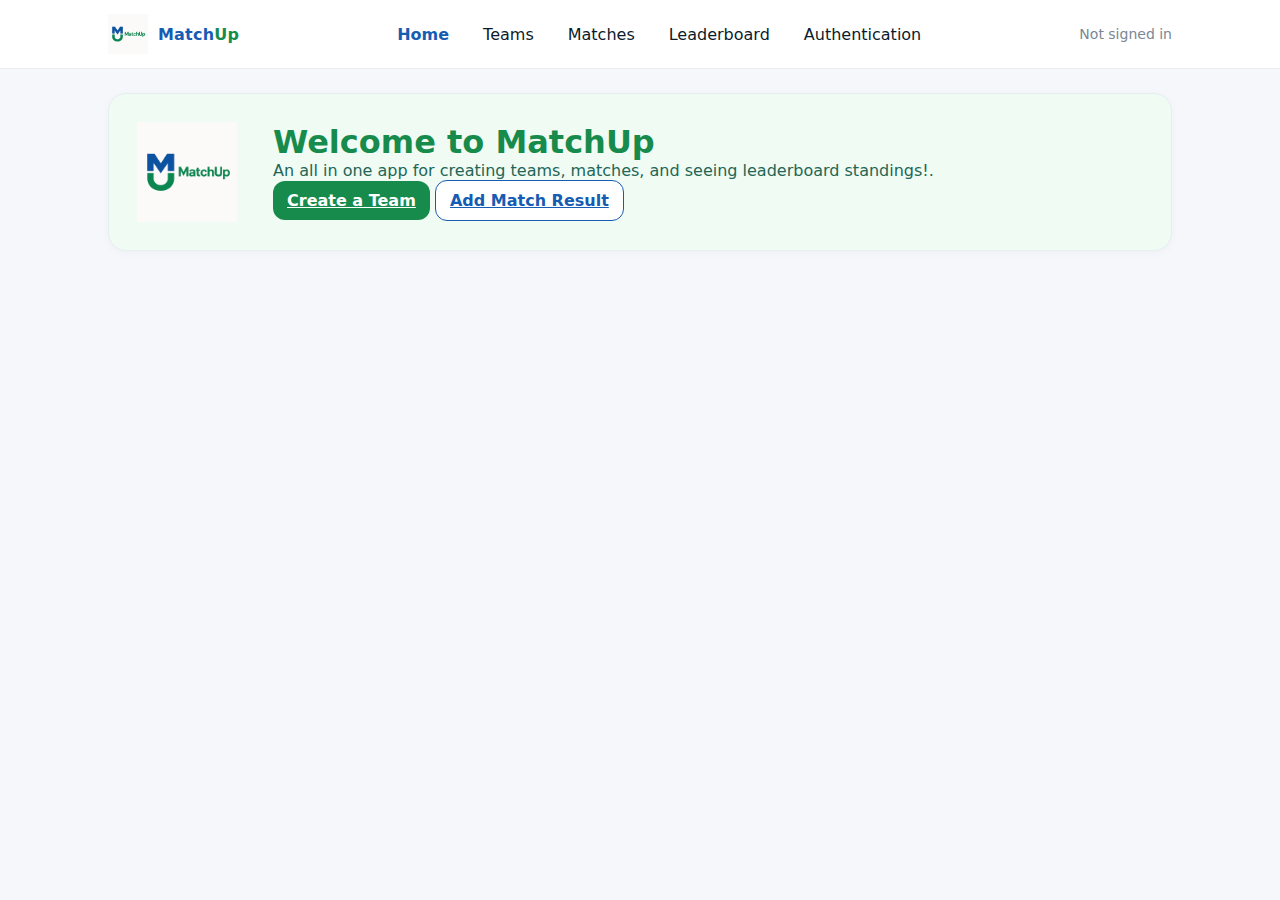
<file: frontend/index.html>
<!DOCTYPE html>
<html lang="en">
<head>
  <meta charset="utf-8">
  <meta name="viewport" content="width=device-width, initial-scale=1">
  <title>MatchUp • Home</title>
  <link rel="stylesheet" href="static/css/style.css">
</head>
<body>
  <!-- Shared header -->
  <header class="header">
    <nav class="nav">
      <a class="brand" href="index.html">
        <img src="static/img/logo.png" alt="MatchUp logo">
        <div class="title">Match<span>Up</span></div>
      </a>
      <div class="menu">
        <a class="active" href="index.html">Home</a>
        <a href="teams.html">Teams</a>
        <a href="matches.html">Matches</a>
        <a href="leaderboard.html">Leaderboard</a>
        <a href="auth.html">Authentication</a>
      </div>
      <div class="auth-badge" id="authBadge">Not signed in</div>
    </nav>
  </header>
  <div id="toast" class="toast"></div>

  <main class="container">
    <div class="card hero">
      <img src="static/img/logo.png" alt="MatchUp logo">
      <div>
        <h1>Welcome to MatchUp</h1>
        <p> An all in one app for creating teams, matches, and seeing leaderboard standings!.</p>
        <p>
          <a class="btn btn-primary" href="teams.html">Create a Team</a>
          <a class="btn btn-outline" href="matches.html">Add Match Result</a>
        </p>
      </div>
    </div>
  </main>

  <script src="static/js/config.js"></script>
  <script src="static/js/utils.js"></script>
</body>
</html>
</file>
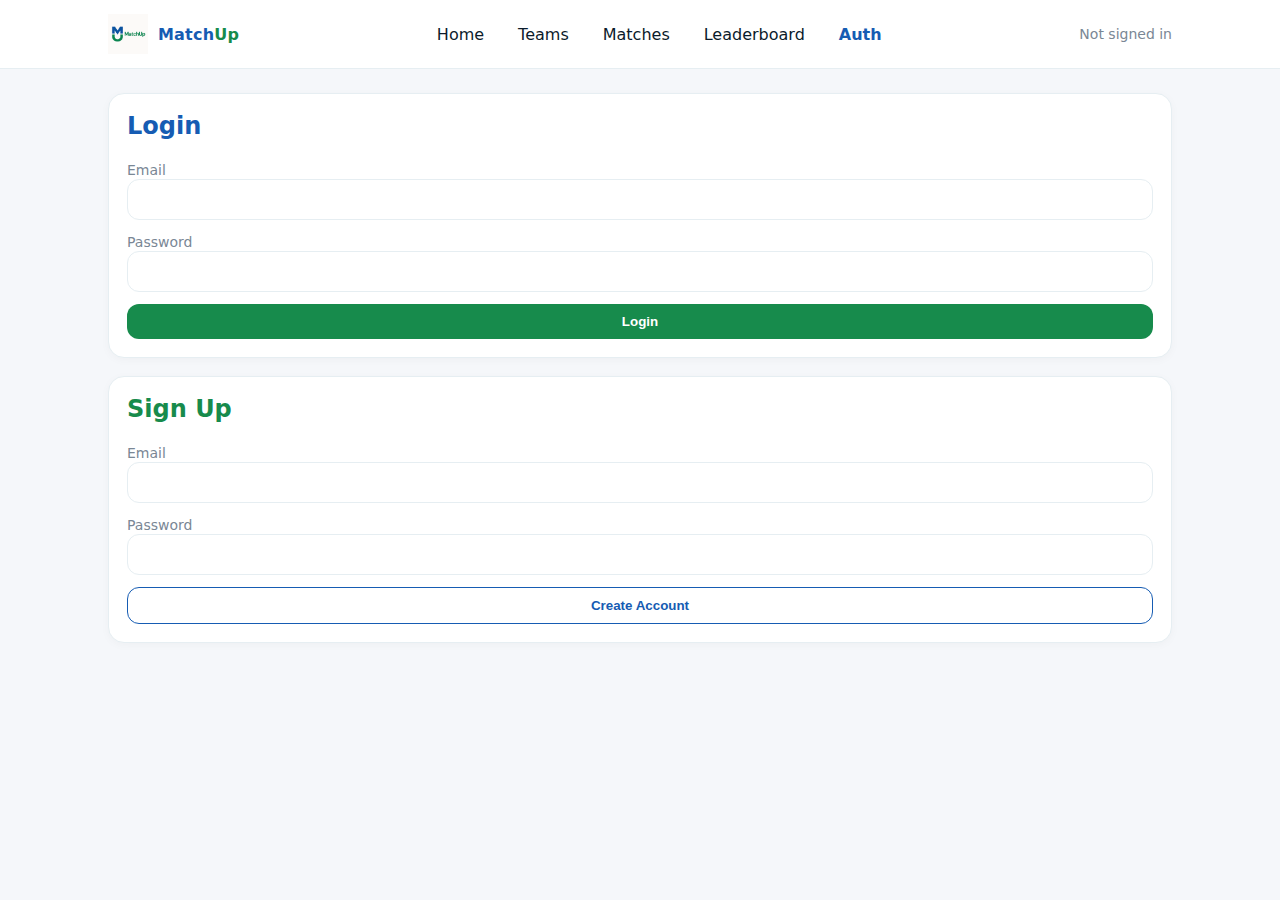
<file: frontend/auth.html>
<!DOCTYPE html>
<html lang="en">
<head>
  <meta charset="utf-8">
  <meta name="viewport" content="width=device-width, initial-scale=1">
  <title>MatchUp • Auth</title>
  <link rel="stylesheet" href="static/css/style.css">
</head>
<body>
  <!-- Shared header -->
  <header class="header">
    <nav class="nav">
      <a class="brand" href="index.html">
        <img src="static/img/logo.png" alt="MatchUp logo">
        <div class="title">Match<span>Up</span></div>
      </a>
      <div class="menu">
        <a href="index.html">Home</a>
        <a href="teams.html">Teams</a>
        <a href="matches.html">Matches</a>
        <a href="leaderboard.html">Leaderboard</a>
        <a class="active" href="auth.html">Auth</a>
      </div>
      <div class="auth-badge" id="authBadge">Not signed in</div>
    </nav>
  </header>
  <div id="toast" class="toast"></div>

  <main class="container">
    <div class="card" style="margin-bottom:18px">
      <h2 style="margin-top:0;color:var(--blue)">Login</h2>
      <form id="loginForm">
        <div>
          <label>Email</label>
          <input class="input" type="email" name="email" required>
        </div>
        <div>
          <label>Password</label>
          <input class="input" type="password" name="password" required minlength="4">
        </div>
        <button class="btn btn-primary" type="submit">Login</button>
      </form>
    </div>

    <div class="card">
      <h2 style="margin-top:0;color:var(--green)">Sign Up</h2>
      <form id="signupForm">
        <div>
          <label>Email</label>
          <input class="input" type="email" name="email" required>
        </div>
        <div>
          <label>Password</label>
          <input class="input" type="password" name="password" required minlength="4">
        </div>
        <button class="btn btn-outline" type="submit">Create Account</button>
      </form>
    </div>
  </main>

  <script src="static/js/config.js"></script>
  <script src="static/js/utils.js"></script>
  <script src="static/js/auth.js"></script>
</body>
</html>
</file>
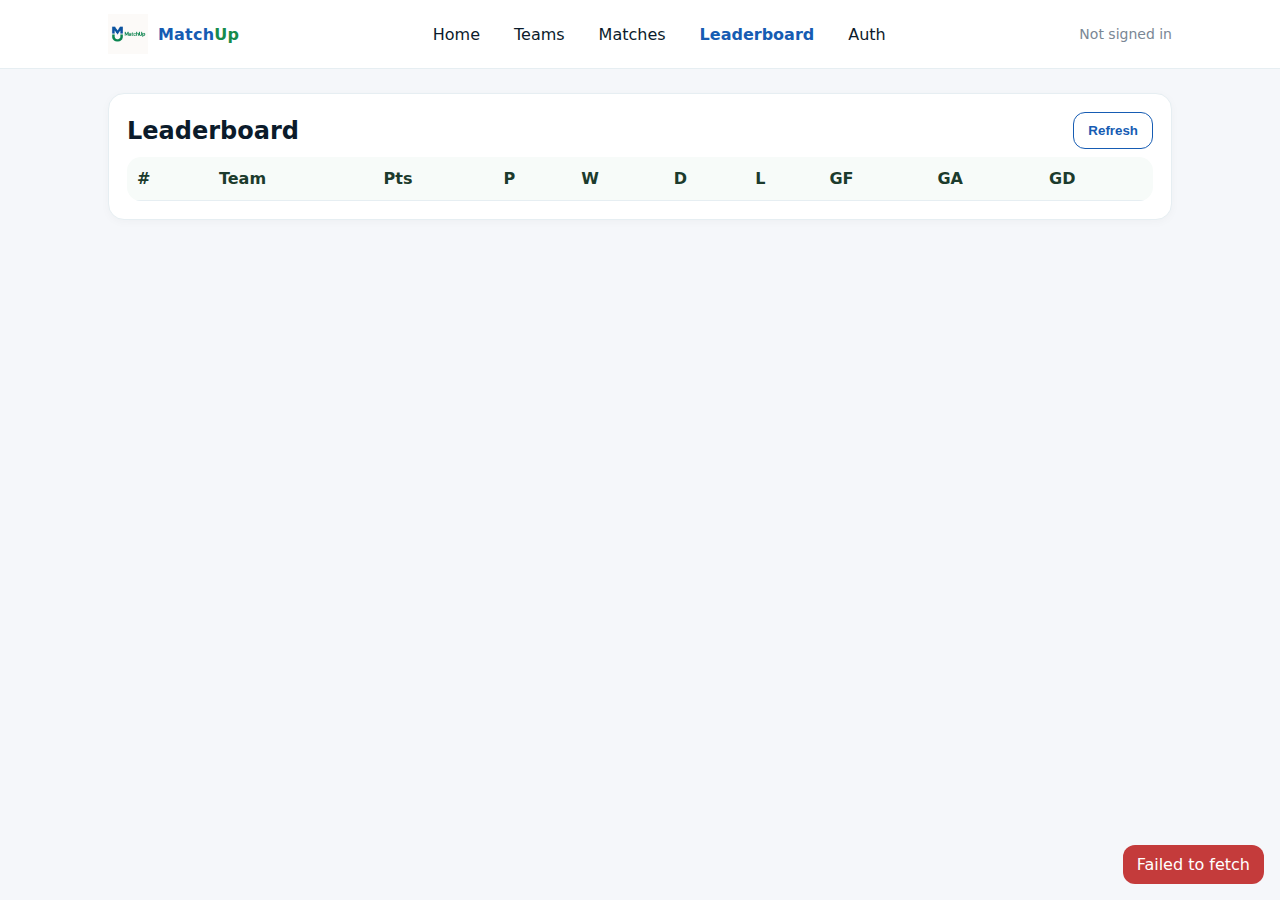
<file: frontend/leaderboard.html>
<!DOCTYPE html>
<html lang="en">
<head>
  <meta charset="utf-8">
  <meta name="viewport" content="width=device-width, initial-scale=1">
  <title>MatchUp • Leaderboard</title>
  <link rel="stylesheet" href="static/css/style.css">
</head>
<body>
  <!-- Shared header -->
  <header class="header">
    <nav class="nav">
      <a class="brand" href="index.html">
        <img src="static/img/logo.png" alt="MatchUp logo">
        <div class="title">Match<span>Up</span></div>
      </a>
      <div class="menu">
        <a href="index.html">Home</a>
        <a href="teams.html">Teams</a>
        <a href="matches.html">Matches</a>
        <a class="active" href="leaderboard.html">Leaderboard</a>
        <a href="auth.html">Auth</a>
      </div>
      <div class="auth-badge" id="authBadge">Not signed in</div>
    </nav>
  </header>
  <div id="toast" class="toast"></div>

  <main class="container">
    <div class="card">
      <!-- 🧩 Title + Refresh button in one flex row -->
      <div style="display:flex; align-items:center; justify-content:space-between; margin-bottom:8px;">
        <h2 style="margin:0;">Leaderboard</h2>
        <button class="btn btn-outline" onclick="loadLeaderboard()">Refresh</button>
      </div>

      <div class="table-wrap">
        <table id="lbTable">
          <thead>
            <tr>
              <th>#</th><th>Team</th><th>Pts</th>
              <th>P</th><th>W</th><th>D</th><th>L</th>
              <th>GF</th><th>GA</th><th>GD</th>
            </tr>
          </thead>
          <tbody></tbody>
        </table>
      </div>
    </div>
  </main>

  <script src="static/js/config.js"></script>
  <script src="static/js/utils.js"></script>
  <script src="static/js/leaderboard.js"></script>
</body>
</html>
</file>
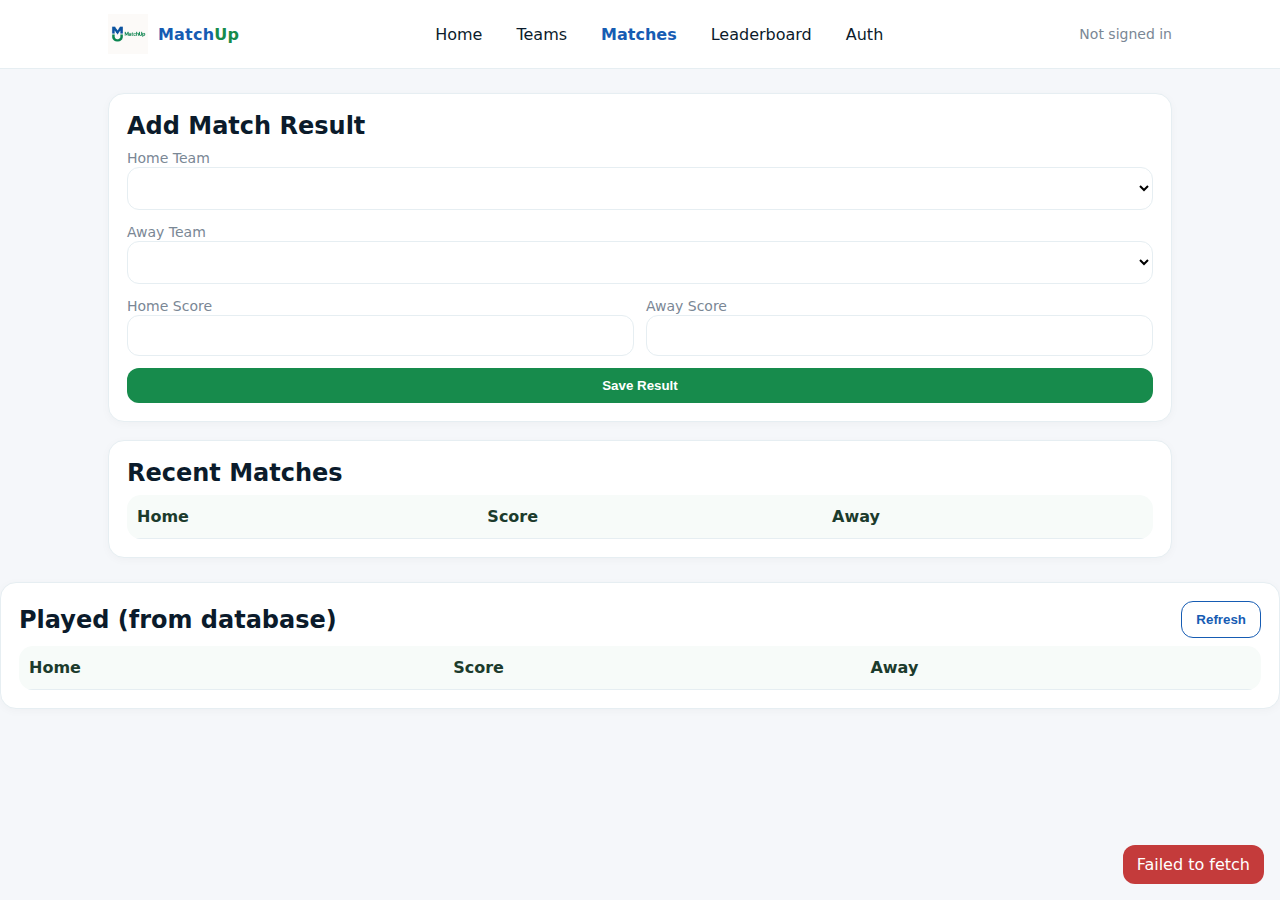
<file: frontend/matches.html>
<!DOCTYPE html>
<html lang="en">
<head>
  <meta charset="utf-8">
  <meta name="viewport" content="width=device-width, initial-scale=1">
  <title>MatchUp • Matches</title>
  <link rel="stylesheet" href="static/css/style.css">
</head>
<body>
  <!-- Shared header -->
  <header class="header">
    <nav class="nav">
      <a class="brand" href="index.html">
        <img src="static/img/logo.png" alt="MatchUp logo">
        <div class="title">Match<span>Up</span></div>
      </a>
      <div class="menu">
        <a href="index.html">Home</a>
        <a href="teams.html">Teams</a>
        <a class="active" href="matches.html">Matches</a>
        <a href="leaderboard.html">Leaderboard</a>
        <a href="auth.html">Auth</a>
      </div>
      <div class="auth-badge" id="authBadge">Not signed in</div>
    </nav>
  </header>
  <div id="toast" class="toast"></div>

  <main class="container">
    <div class="card" style="margin-bottom:18px">
      <h2 style="margin:0 0 8px 0">Add Match Result</h2>
      <form id="matchForm">
        <div>
          <label>Home Team</label>
          <select class="input" name="home_team_id" id="homeTeam" required></select>
        </div>
        <div>
          <label>Away Team</label>
          <select class="input" name="away_team_id" id="awayTeam" required></select>
        </div>
        <div style="display:grid; grid-template-columns:1fr 1fr; gap:12px">
          <div>
            <label>Home Score</label>
            <input class="input" type="number" min="0" name="home_score" required>
          </div>
          <div>
            <label>Away Score</label>
            <input class="input" type="number" min="0" name="away_score" required>
          </div>
        </div>
        <button class="btn btn-primary" type="submit">Save Result</button>
      </form>
    </div>

    <div class="card">
      <h2 style="margin:0 0 8px 0">Recent Matches</h2>
      <div class="table-wrap">
        <table id="recentMatches">
          <thead>
            <tr><th>Home</th><th>Score</th><th>Away</th></tr>
          </thead>
          <tbody></tbody>
        </table>
      </div>
    </div>
  </main>
  <div class="card" style="margin-top:18px">
  <div style="display:flex; align-items:center; justify-content:space-between; margin-bottom:8px;">
    <h2 style="margin:0;">Played (from database)</h2>
    <button class="btn btn-outline" onclick="loadDbMatches()">Refresh</button>
  </div>
  <div class="table-wrap">
    <table id="dbMatches">
      <thead><tr><th>Home</th><th>Score</th><th>Away</th></tr></thead>
      <tbody></tbody>
    </table>
  </div>
</div>
    </main>

  <script src="static/js/config.js"></script>
  <script src="static/js/utils.js"></script>
  <script src="static/js/matches.js"></script>
</body>
</html>
</file>
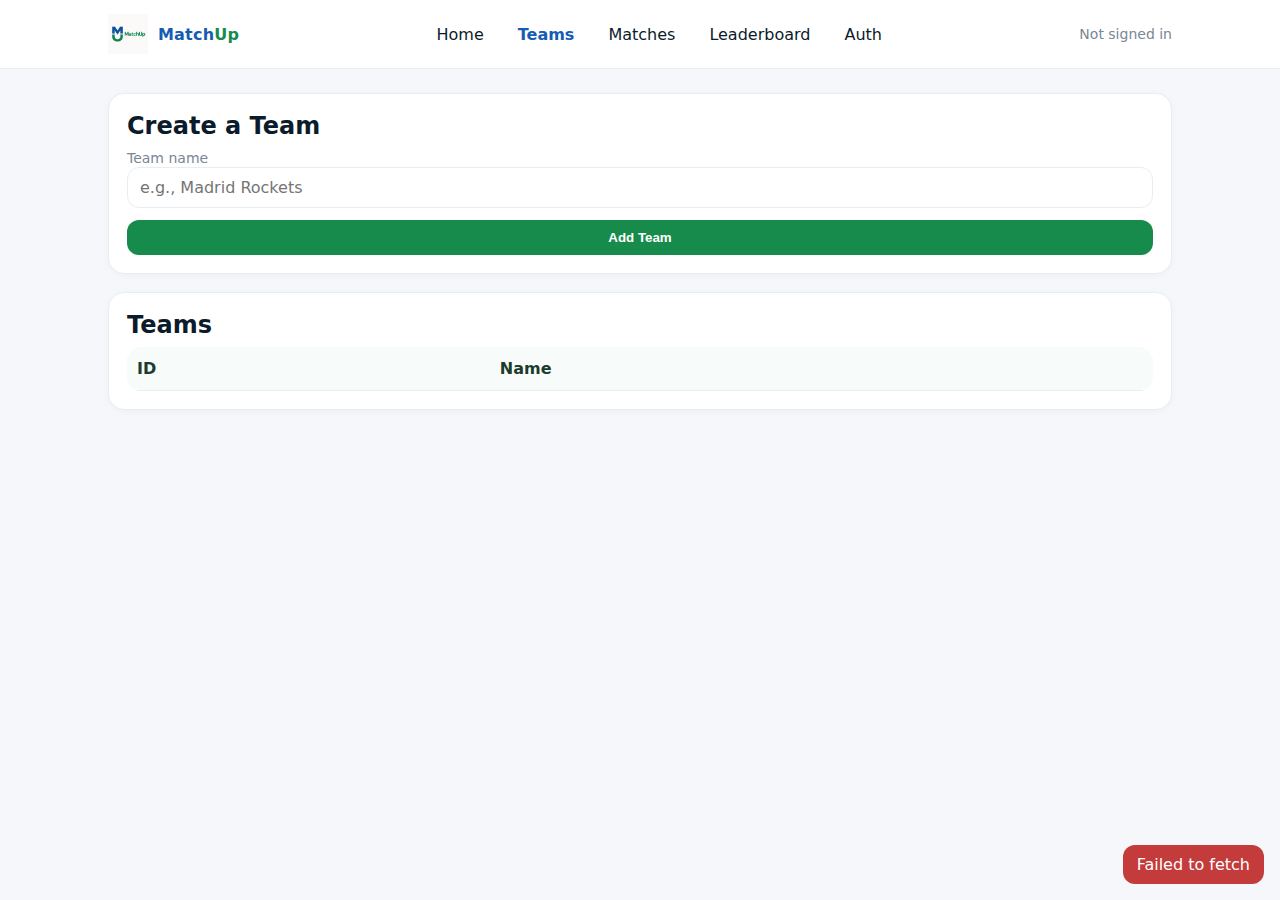
<file: frontend/teams.html>
<!DOCTYPE html>
<html lang="en">
<head>
  <meta charset="utf-8">
  <meta name="viewport" content="width=device-width, initial-scale=1">
  <title>MatchUp • Teams</title>
  <link rel="stylesheet" href="static/css/style.css">
</head>
<body>
  <!-- Shared header -->
  <header class="header">
    <nav class="nav">
      <a class="brand" href="index.html">
        <img src="static/img/logo.png" alt="MatchUp logo">
        <div class="title">Match<span>Up</span></div>
      </a>
      <div class="menu">
        <a href="index.html">Home</a>
        <a class="active" href="teams.html">Teams</a>
        <a href="matches.html">Matches</a>
        <a href="leaderboard.html">Leaderboard</a>
        <a href="auth.html">Auth</a>
      </div>
      <div class="auth-badge" id="authBadge">Not signed in</div>
    </nav>
  </header>
  <div id="toast" class="toast"></div>

  <main class="container">
    <div class="card" style="margin-bottom:18px">
      <h2 style="margin:0 0 8px 0">Create a Team</h2>
      <form id="teamForm">
        <div>
          <label>Team name</label>
          <input class="input" type="text" name="name" placeholder="e.g., Madrid Rockets" required>
        </div>
        <button class="btn btn-primary" type="submit">Add Team</button>
      </form>
    </div>

    <div class="card">
      <h2 style="margin:0 0 8px 0">Teams</h2>
      <div class="table-wrap">
        <table id="teamsTable">
          <thead>
            <tr><th>ID</th><th>Name</th></tr>
          </thead>
          <tbody></tbody>
        </table>
      </div>
    </div>
  </main>

  <script src="static/js/config.js"></script>
  <script src="static/js/utils.js"></script>
  <script src="static/js/teams.js"></script>
</body>
</html>
</file>
<file: frontend/static/css/style.css>
:root{
  --green:#178B4C;
  --blue:#165CB3;
  --ink:#0b1b2b;
  --bg:#ffffff;
  --soft:#f5f7fa;
  --muted:#7a8795;
  --border:#e6eef2;
  --danger:#c43b3b;
}

*{box-sizing:border-box}
html,body{margin:0;padding:0}
body{
  font-family: system-ui, -apple-system, Segoe UI, Roboto, Helvetica, Arial, sans-serif;
  color:var(--ink);
  background:var(--soft);
}

/* Header / Nav */
.header{
  background:var(--bg);
  border-bottom:1px solid var(--border);
  position:sticky; top:0; z-index:10;
}
.nav{
  max-width:1100px; margin:0 auto;
  display:flex; align-items:center; justify-content:space-between;
  padding:14px 18px;
}
.brand{display:flex; gap:10px; align-items:center; text-decoration:none}
.brand img{width:40px; height:40px}
.brand .title{font-weight:700; letter-spacing:0.2px; color:var(--blue)}
.brand .title span{color:var(--green)}
.menu{display:flex; gap:14px; align-items:center}
.menu a{
  color:var(--ink); text-decoration:none; padding:6px 10px; border-radius:10px;
}
.menu a:hover{background:#eef4ff}
.menu .active{color:var(--blue); font-weight:600}

.auth-badge{font-size:14px; color:var(--muted)}
.auth-badge button{
  border:none; background:transparent; color:var(--blue); cursor:pointer; margin-left:8px
}

/* Layout */
.container{
  max-width:1100px; margin:24px auto; padding:0 18px;
}
.card{
  background:var(--bg); border:1px solid var(--border);
  border-radius:16px; padding:18px; box-shadow:0 2px 10px rgba(0,0,0,0.03);
}

/* Forms */
form{display:grid; gap:12px}
.input, select{
  width:100%; padding:10px 12px; border:1px solid var(--border);
  border-radius:12px; background:#fff; font:inherit;
}
label{font-size:14px; color:var(--muted)}
.btn{
  display:inline-block; border:none; cursor:pointer; font-weight:600;
  padding:10px 14px; border-radius:12px;
}
.btn-primary{ background:var(--green); color:#fff }
.btn-primary:hover{ filter:brightness(0.95) }
.btn-outline{ border:1px solid var(--blue); color:var(--blue); background:#fff }
.btn-outline:hover{ background:#f0f6ff }

/* Tables */
.table-wrap{overflow:auto}
table{width:100%; border-collapse:collapse; background:#fff; border-radius:14px; overflow:hidden}
th, td{padding:12px 10px; border-bottom:1px solid var(--border); text-align:left}
th{background:#f7fbf9; color:#1c3b2d}
tr:hover td{background:#fafcff}

/* Hero */
.hero{
  display:grid; gap:16px; align-items:center; justify-items:start;
  grid-template-columns: 120px 1fr; padding:28px; background:#f0fbf4; border:1px solid var(--border); border-radius:18px;
}
.hero img{width:100px; height:100px}
.hero h1{margin:0; color:var(--green); font-size:32px}
.hero p{margin:0; color:#265}

.toast{
  position:fixed; right:16px; bottom:16px; background:#0b1b2b; color:#fff;
  padding:10px 14px; border-radius:12px; opacity:0; transform:translateY(8px);
  transition: all .25s ease; pointer-events:none; z-index:1000;
}
.toast.show{opacity:1; transform:translateY(0)}
.toast.danger{background:var(--danger)}
</file>
